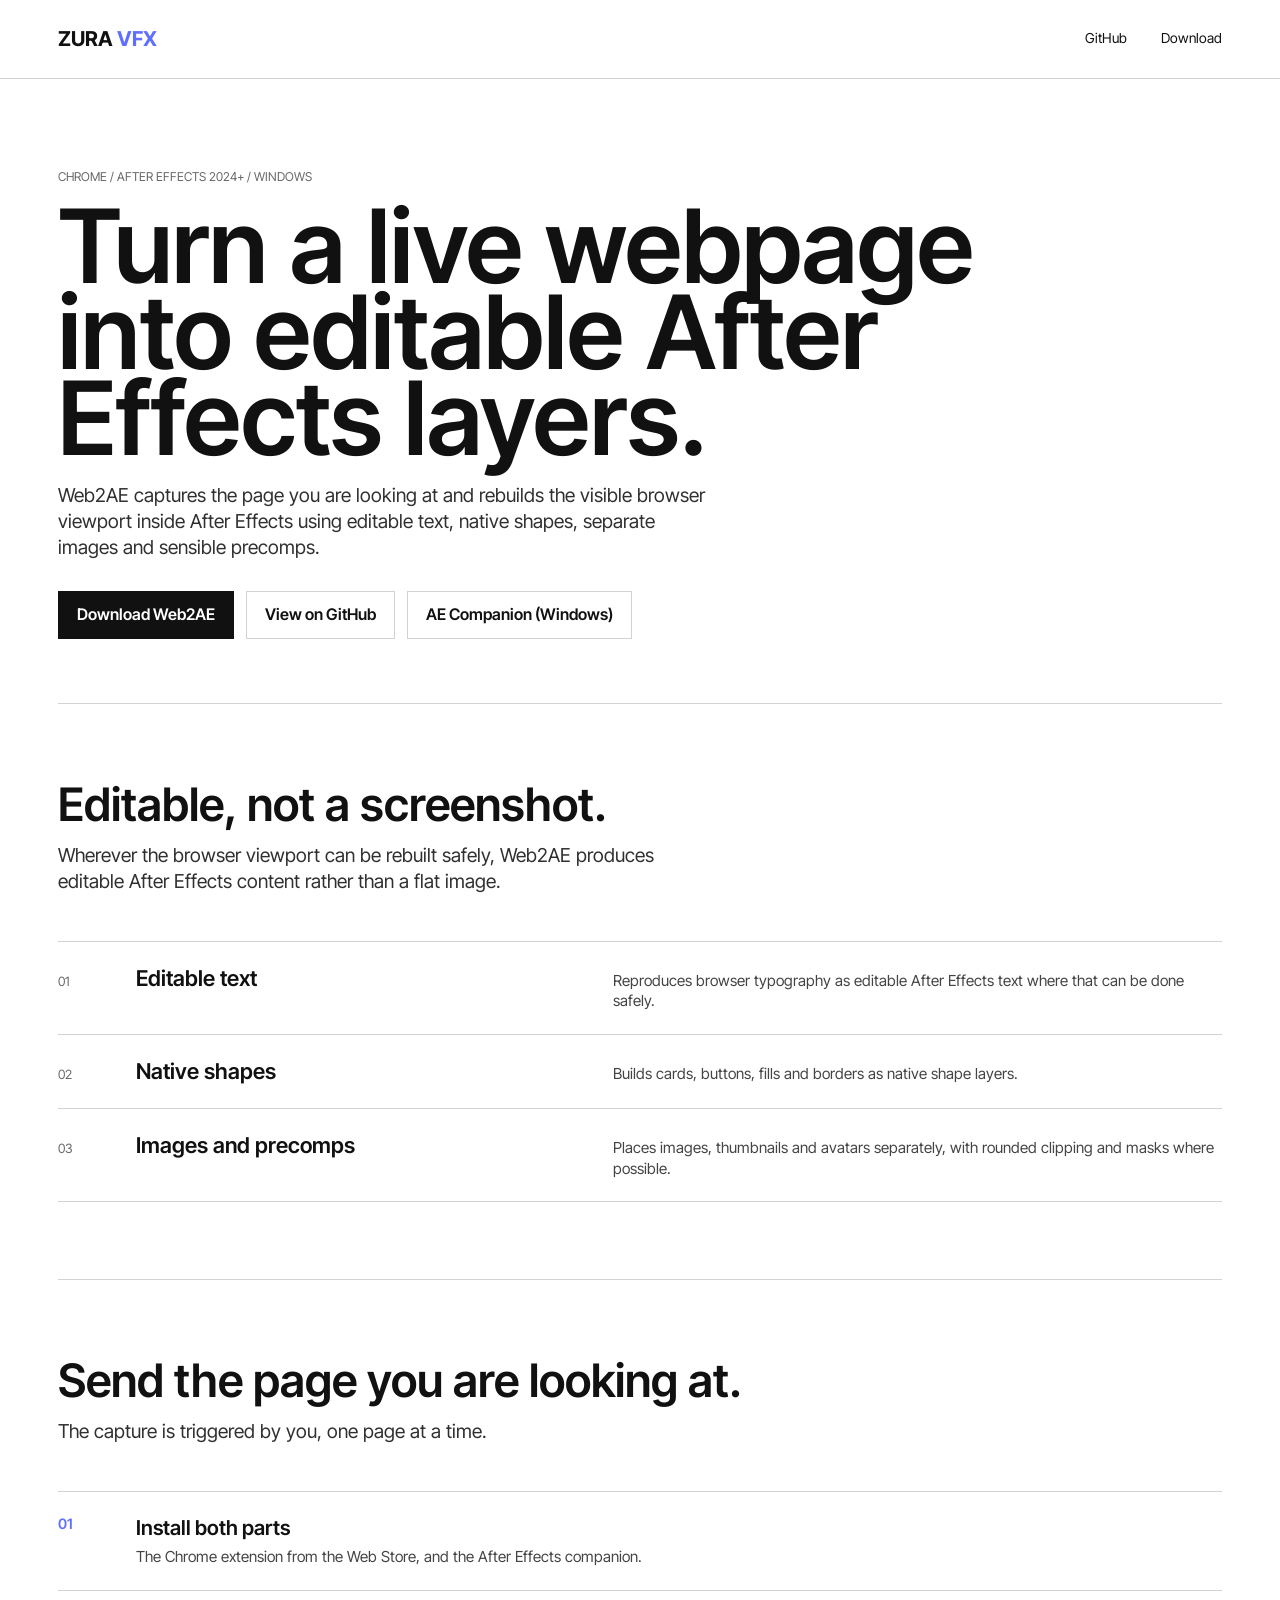
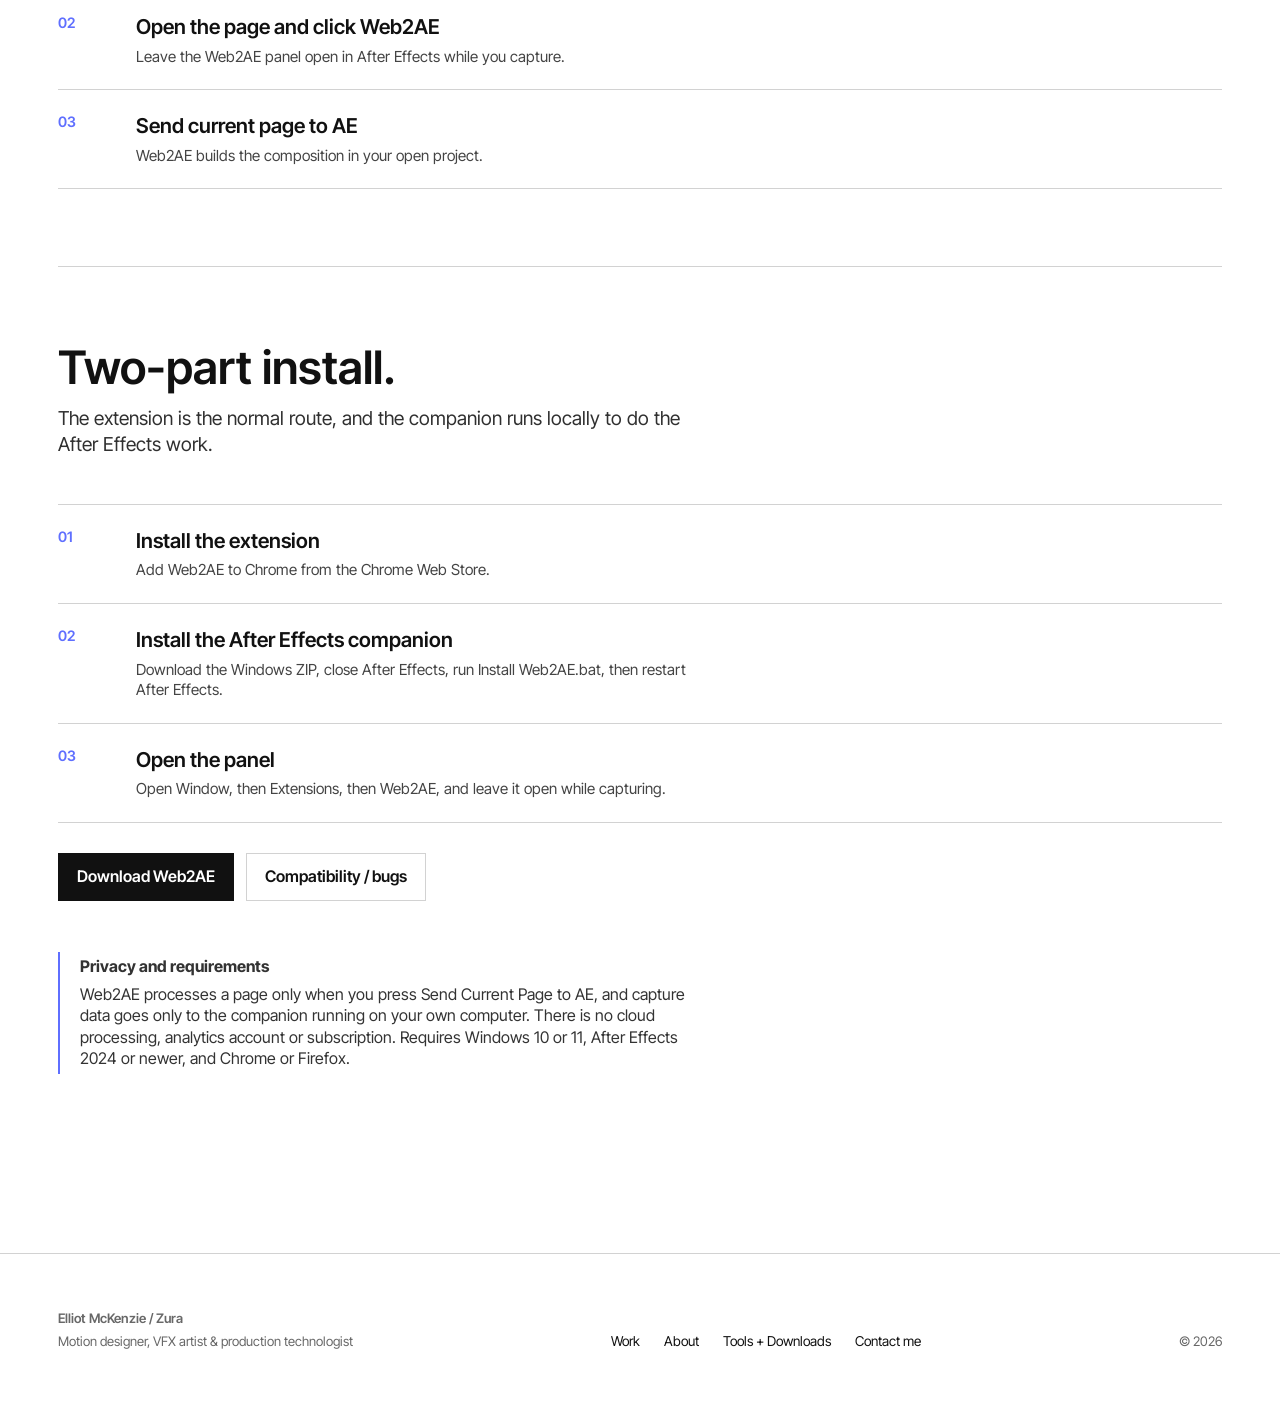
<file: docs/index.html>
<!doctype html>
<html lang="en">
<head>
<meta charset="utf-8">
<meta name="viewport" content="width=device-width, initial-scale=1">
<title>Web2AE | ZURA VFX</title>
<meta name="description" content="Turn a live webpage into editable After Effects layers.">
<meta name="theme-color" content="#ffffff">
<meta property="og:title" content="Web2AE | ZURA VFX">
<meta property="og:description" content="Turn a live webpage into editable After Effects layers.">
<meta property="og:type" content="website">
<link rel="preconnect" href="https://fonts.googleapis.com">
<link rel="preconnect" href="https://fonts.gstatic.com" crossorigin>
<link href="https://fonts.googleapis.com/css2?family=Inter+Tight:wght@400;500;600;700&display=swap" rel="stylesheet">
<script>if(!window.matchMedia("(prefers-reduced-motion: reduce)").matches){document.documentElement.classList.add("reveal-ready");}</script>
<style>
:root{
  --canvas:#ffffff; --ink:#111111; --muted:#686868;
  --well:#e8e8e8; --well-deep:#dedede; --line:#d2d2d2; --blue:#5f6fff;
  --page-pad:clamp(18px,3vw,48px); --max:1240px; --header:78px;
}
*{box-sizing:border-box}
html{scroll-behavior:smooth;min-width:320px}
body{margin:0;background:var(--canvas);color:var(--ink);font-family:"Inter Tight",Inter,Arial,sans-serif;font-size:16px;line-height:1.35;letter-spacing:0;-webkit-font-smoothing:antialiased}
a{color:inherit;text-decoration:none}
img,video{max-width:100%;display:block}
figure{margin:0}
h1,h2,h3,p{margin:0}
h1,h2,h3,strong{font-weight:600}
::selection{background:var(--blue);color:#fff}
a:focus-visible,button:focus-visible{outline:2px solid var(--blue);outline-offset:4px}
.shell{width:min(100%,var(--max));margin-inline:auto;padding-inline:var(--page-pad)}

.skip-link{position:fixed;top:12px;left:12px;z-index:100;background:var(--ink);color:#fff;padding:10px 14px;transform:translateY(-160%);transition:transform .18s}
.skip-link:focus{transform:translateY(0)}

.site-header{position:sticky;top:0;z-index:50;background:#fffffff2;backdrop-filter:blur(14px);border-bottom:1px solid var(--line)}
.site-header__inner{display:flex;align-items:center;justify-content:space-between;gap:24px;height:var(--header);width:min(100%,var(--max));margin-inline:auto;padding-inline:var(--page-pad)}
.wordmark{font-weight:700;font-size:clamp(1.05rem,1.6vw,1.35rem);white-space:nowrap}
.wordmark span{color:var(--blue)}
.site-nav{display:flex;align-items:center;gap:clamp(18px,2.6vw,40px);font-size:.86rem}
.site-nav a{padding:6px 0;border-bottom:1px solid transparent;transition:color .16s,border-color .16s}
.site-nav a:hover{color:var(--blue);border-color:var(--blue)}

.intro{padding:clamp(56px,7vw,110px) 0 clamp(40px,5vw,72px)}
.kicker{color:var(--muted);text-transform:uppercase;font-size:.76rem}
.intro h1{margin:18px 0 0;font-size:clamp(3rem,8vw,7.5rem);line-height:.84;max-width:16ch}
.lede{margin-top:22px;max-width:60ch;color:#303030;font-size:clamp(1.02rem,1.5vw,1.3rem)}
.actions{display:flex;flex-wrap:wrap;gap:12px;margin-top:30px}
.btn{display:inline-flex;align-items:center;gap:10px;min-height:48px;padding:0 18px;border:1px solid var(--line);background:var(--canvas);font:inherit;font-weight:600;transition:border-color .16s,background-color .16s,color .16s}
.btn:hover{border-color:var(--blue);background:var(--well);color:var(--blue)}
.btn--primary{background:var(--ink);border-color:var(--ink);color:#fff}
.btn--primary:hover{background:#000;border-color:#000;color:#fff}

.media{margin-top:clamp(38px,5vw,64px)}
.mask-frame{position:relative;border:1.25px solid var(--blue);background:var(--well-deep);aspect-ratio:16/9}
.mask-frame img,.mask-frame video{width:100%;height:100%;object-fit:cover}
.mask-point{position:absolute;z-index:2;width:7px;height:7px;border:1px solid var(--blue);background:var(--canvas);transform:translate(-50%,-50%)}
.mask-point--tl{top:0;left:0}
.mask-point--tr{top:0;left:100%}
.mask-point--bl{top:100%;left:0}
.mask-point--br{top:100%;left:100%}

.band{border-top:1px solid var(--line);padding:clamp(46px,6vw,92px) 0}
.band h2{font-size:clamp(1.9rem,3.6vw,3.4rem);line-height:1;max-width:24ch}
.band .lede{margin-top:16px}

.rows,.steps{list-style:none;margin:clamp(28px,3.6vw,48px) 0 0;padding:0;border-top:1px solid var(--line)}
.rows li{display:grid;grid-template-columns:52px minmax(0,1fr) minmax(0,1.35fr);gap:clamp(14px,2vw,32px);align-items:baseline;padding:22px 0;border-bottom:1px solid var(--line)}
.rows .n{color:var(--muted);font-size:.8rem}
.rows .t{font-weight:600;font-size:clamp(1.05rem,1.7vw,1.5rem)}
.rows .d{color:#444;font-size:.95rem}

.steps{counter-reset:s}
.steps li{counter-increment:s;display:grid;grid-template-columns:52px minmax(0,1fr);gap:clamp(14px,2vw,32px);padding:22px 0;border-bottom:1px solid var(--line)}
.steps li::before{content:counter(s,decimal-leading-zero);color:var(--blue);font-weight:600;font-size:.9rem}
.steps .t{font-weight:600;font-size:clamp(1.02rem,1.6vw,1.35rem)}
.steps .d{color:#444;font-size:.95rem;margin-top:6px;max-width:62ch}

.note{margin-top:clamp(30px,4vw,54px);border-left:2px solid var(--blue);padding:4px 0 4px 20px;max-width:70ch;color:#333}
.note b{display:block;margin-bottom:6px}

.site-footer{border-top:1px solid var(--line);margin-top:clamp(60px,8vw,120px)}
.site-footer__inner{width:min(100%,var(--max));margin-inline:auto;padding:clamp(34px,4vw,52px) var(--page-pad);display:flex;flex-wrap:wrap;gap:20px 40px;justify-content:space-between;align-items:flex-end}
.site-footer__name{font-weight:600;color:var(--ink)}
.site-footer p{color:var(--muted);font-size:.82rem;margin-top:5px}
.site-footer nav{display:flex;flex-wrap:wrap;gap:24px;font-size:.85rem}
.site-footer nav a:hover{color:var(--blue)}

.reveal-ready [data-reveal]{transform:translateY(14px);transition:transform .7s cubic-bezier(.22,1,.36,1)}
.reveal-ready [data-reveal].is-visible{transform:none}

@media (max-width:820px){
  :root{--header:62px}
  .site-nav{gap:16px;font-size:.8rem}
  .rows li{grid-template-columns:34px minmax(0,1fr);gap:8px 16px}
  .rows .d{grid-column:2}
  .steps li{grid-template-columns:34px minmax(0,1fr);gap:8px 16px}
}
@media (max-width:470px){
  .site-nav a:not(:last-child){display:none}
}
@media (prefers-reduced-motion:reduce){
  html{scroll-behavior:auto}
  .reveal-ready [data-reveal]{transform:none;transition:none}
}
</style>
</head>
<body>
<a class="skip-link" href="#main">Skip to content</a>

<header class="site-header">
  <div class="site-header__inner">
    <a class="wordmark" href="https://zuravfx.com" aria-label="ZURA VFX, home">ZURA <span>VFX</span></a>
    <nav class="site-nav" aria-label="Page navigation">
      <a href="https://github.com/ZURAVFX/Web2AE">GitHub</a>
      <a href="#install">Download</a>
    </nav>
  </div>
</header>

<main id="main">
  <div class="shell">

    <section class="intro">
      <p class="kicker">Chrome / After Effects 2024+ / Windows</p>
      <h1>Turn a live webpage into editable After Effects layers.</h1>
      <p class="lede">Web2AE captures the page you are looking at and rebuilds the visible browser viewport inside After Effects using editable text, native shapes, separate images and sensible precomps.</p>
      <div class="actions">
        <a class="btn btn--primary" href="https://chromewebstore.google.com/detail/web2ae-%E2%80%94-live-web-to-afte/apfelhnjcinfnjmddlfnikepkddpdllk">Download Web2AE</a>
        <a class="btn" href="https://github.com/ZURAVFX/Web2AE">View on GitHub</a>
        <a class="btn" href="https://github.com/ZURAVFX/Web2AE/releases/download/v1.0.2/Web2AE-v1.0.2-AE-Companion-Windows.zip">AE Companion (Windows)</a>
      </div>
    </section>

    <section class="band">
      <h2>Editable, not a screenshot.</h2>
      <p class="lede">Wherever the browser viewport can be rebuilt safely, Web2AE produces editable After Effects content rather than a flat image.</p>
      <ul class="rows" data-reveal>
        <li><span class="n">01</span><span class="t">Editable text</span><span class="d">Reproduces browser typography as editable After Effects text where that can be done safely.</span></li>
        <li><span class="n">02</span><span class="t">Native shapes</span><span class="d">Builds cards, buttons, fills and borders as native shape layers.</span></li>
        <li><span class="n">03</span><span class="t">Images and precomps</span><span class="d">Places images, thumbnails and avatars separately, with rounded clipping and masks where possible.</span></li>
      </ul>
    </section>

    <section class="band">
      <h2>Send the page you are looking at.</h2>
      <p class="lede">The capture is triggered by you, one page at a time.</p>
      <ol class="steps" data-reveal>
        <li><div><span class="t">Install both parts</span><p class="d">The Chrome extension from the Web Store, and the After Effects companion.</p></div></li>
        <li><div><span class="t">Open the page and click Web2AE</span><p class="d">Leave the Web2AE panel open in After Effects while you capture.</p></div></li>
        <li><div><span class="t">Send current page to AE</span><p class="d">Web2AE builds the composition in your open project.</p></div></li>
      </ol>
    </section>

    <section class="band" id="install">
      <h2>Two-part install.</h2>
      <p class="lede">The extension is the normal route, and the companion runs locally to do the After Effects work.</p>
      <ol class="steps" data-reveal>
        <li><div><span class="t">Install the extension</span><p class="d">Add Web2AE to Chrome from the Chrome Web Store.</p></div></li>
        <li><div><span class="t">Install the After Effects companion</span><p class="d">Download the Windows ZIP, close After Effects, run Install Web2AE.bat, then restart After Effects.</p></div></li>
        <li><div><span class="t">Open the panel</span><p class="d">Open Window, then Extensions, then Web2AE, and leave it open while capturing.</p></div></li>
      </ol>
      <div class="actions">
        <a class="btn btn--primary" href="https://chromewebstore.google.com/detail/web2ae-%E2%80%94-live-web-to-afte/apfelhnjcinfnjmddlfnikepkddpdllk">Download Web2AE</a>
        <a class="btn" href="https://github.com/ZURAVFX/Web2AE/issues">Compatibility / bugs</a>
      </div>
      <div class="note">
        <b>Privacy and requirements</b>
        Web2AE processes a page only when you press Send Current Page to AE, and capture data goes only to the companion running on your own computer. There is no cloud processing, analytics account or subscription. Requires Windows 10 or 11, After Effects 2024 or newer, and Chrome or Firefox.
      </div>
    </section>

  </div>
</main>

<footer class="site-footer">
  <div class="site-footer__inner">
    <div>
      <p class="site-footer__name">Elliot McKenzie / Zura</p>
      <p>Motion designer, VFX artist &amp; production technologist</p>
    </div>
    <nav aria-label="Footer navigation">
      <a href="https://zuravfx.com/work/">Work</a>
      <a href="https://zuravfx.com/about/">About</a>
      <a href="https://zuravfx.com/products/">Tools + Downloads</a>
      <a href="https://zuravfx.com/contact/">Contact me</a>
    </nav>
    <p>© 2026</p>
  </div>
</footer>

<script>
  if (document.documentElement.classList.contains("reveal-ready")) {
    const observer = new IntersectionObserver((entries) => {
      entries.forEach((entry) => {
        if (entry.isIntersecting) {
          entry.target.classList.add("is-visible");
          observer.unobserve(entry.target);
        }
      });
    }, { threshold: 0.08, rootMargin: "0px 0px -5% 0px" });
    document.querySelectorAll("[data-reveal]").forEach((el) => observer.observe(el));
  }
</script>
</body>
</html>
</file>
